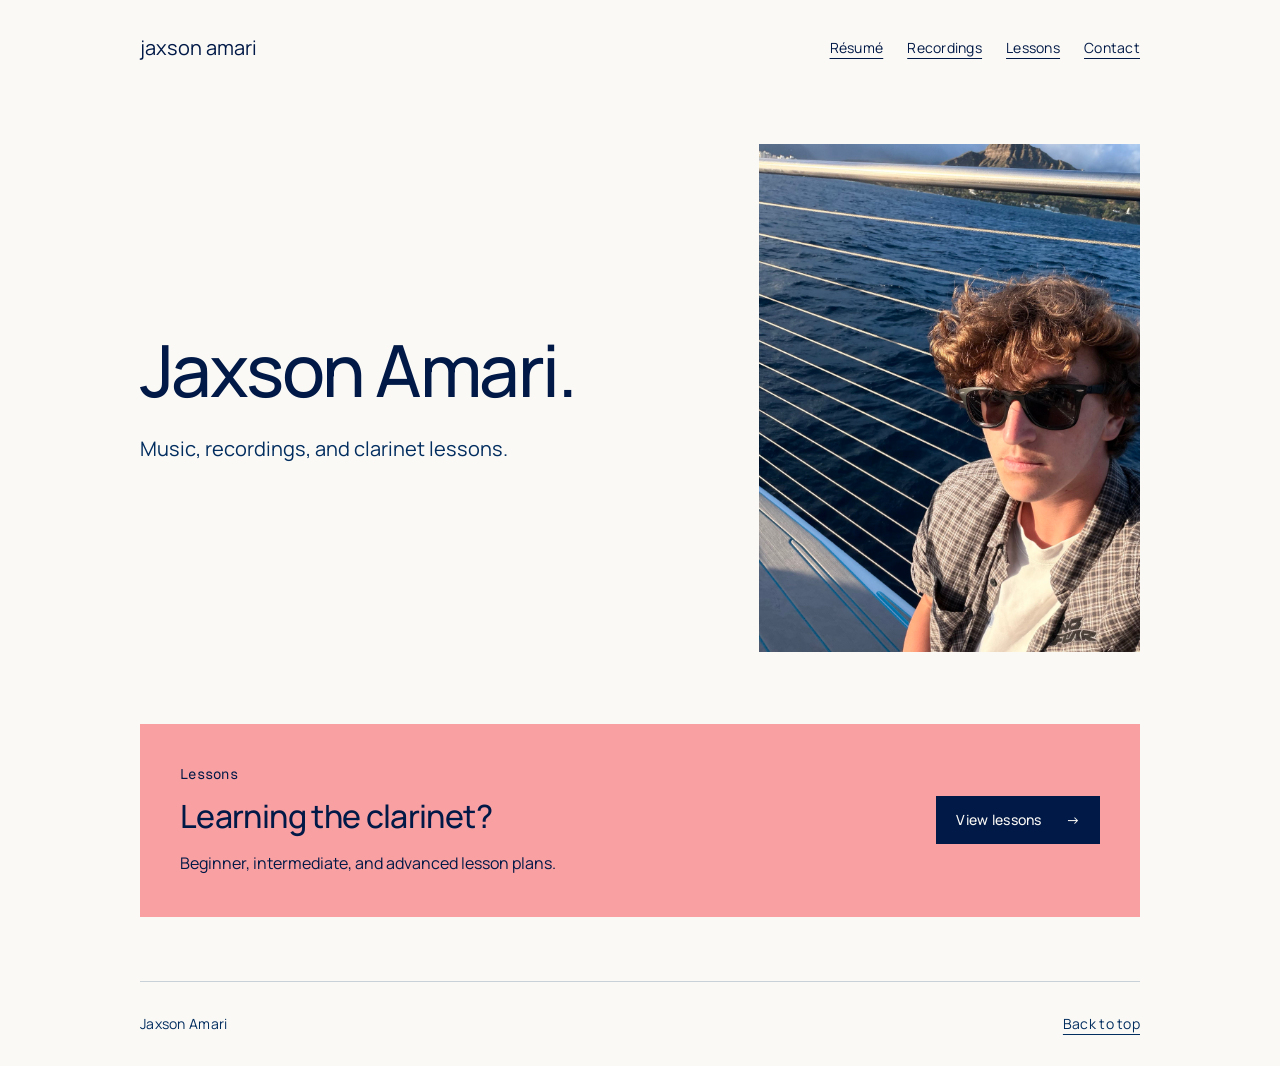
<file: index.html>
﻿<!doctype html>
<html lang="en" data-page="home">
<head>
  <meta charset="utf-8">
  <meta name="viewport" content="width=device-width, initial-scale=1">
  <meta name="description" content="Jaxson Amari's clarinet portfolio and lesson information.">
  <title>Jaxson Amari | Portfolio</title>
  <link rel="preconnect" href="https://fonts.googleapis.com">
  <link rel="preconnect" href="https://fonts.gstatic.com" crossorigin>
  <link href="https://fonts.googleapis.com/css2?family=Geist+Mono:wght@400&family=Manrope:wght@400;500;700&display=swap" rel="stylesheet">
  <link rel="stylesheet" href="styles.css">
  <link rel="stylesheet" href="page-themes.css">
  <link rel="stylesheet" href="page-transition.css">
  <script src="page-transition.js" data-page-transition></script>
</head>
<body>
  <a class="skip-link" href="#main">Skip to content</a>
  <header>
    <a class="site-name" href="index.html">jaxson amari</a>
    <nav aria-label="Main navigation"><a href="resume/">R&eacute;sum&eacute;</a><a href="recordings/">Recordings</a><a href="lessons/">Lessons</a><a href="contact/">Contact</a></nav>
  </header>
  <main id="main" tabindex="-1">
    <section class="intro home-intro" data-od-id="portfolio-intro" aria-labelledby="title">
      <div>
      <h1 id="title">Jaxson Amari.</h1>
      <p class="lede">Music, recordings, and clarinet lessons.</p>
      </div>
      <img class="portrait" src="assets/jaxson.jpg" alt="Jaxson wearing sunglasses on a boat, with the ocean behind him" width="2160" height="2880" fetchpriority="high" decoding="async">
    </section>
<section class="teaching" data-od-id="teaching" aria-labelledby="teaching-title">
      <div><p class="label">Lessons</p><h2 id="teaching-title">Learning the clarinet?</h2><p>Beginner, intermediate, and advanced lesson plans.</p></div>
      <a class="button" href="lessons/">View lessons <span aria-hidden="true">&rarr;</span></a>
    </section>
  </main>
  <footer><span>Jaxson Amari</span><a href="#">Back to top</a></footer>
</body>
</html>
</file>
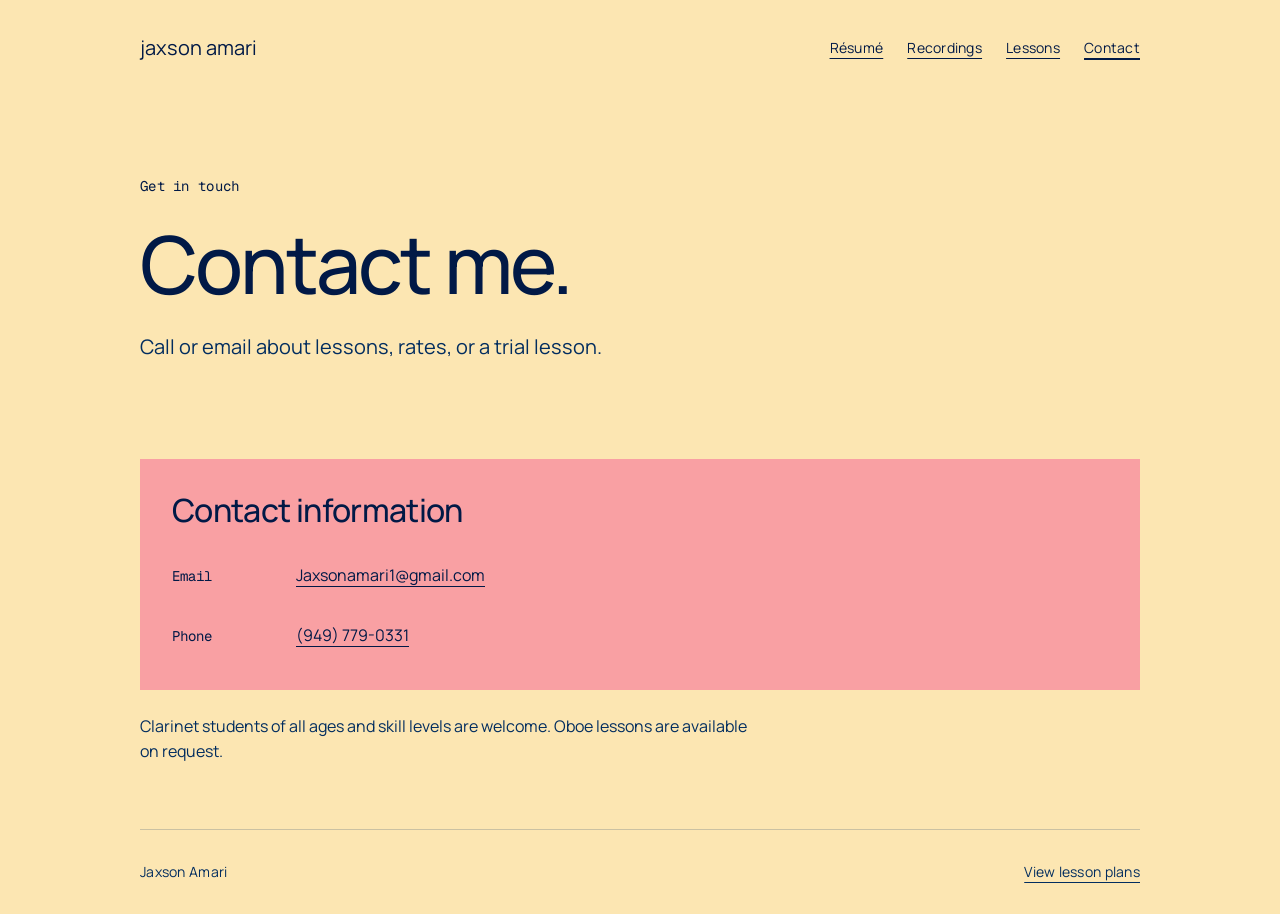
<file: contact/index.html>
<!doctype html>
<html lang="en" data-page="contact">
<head>
  <meta charset="utf-8">
  <meta name="viewport" content="width=device-width, initial-scale=1">
  <meta name="description" content="Contact Jaxson Amari about clarinet and oboe lessons, rates, availability, and trial lessons.">
  <title>Contact | Jaxson Amari</title>
  <link rel="preconnect" href="https://fonts.googleapis.com">
  <link rel="preconnect" href="https://fonts.gstatic.com" crossorigin>
  <link href="https://fonts.googleapis.com/css2?family=Geist+Mono:wght@400&family=Manrope:wght@400;500;700&display=swap" rel="stylesheet">
  <link rel="stylesheet" href="../styles.css">
  <link rel="stylesheet" href="../page-themes.css">
  <link rel="stylesheet" href="../page-transition.css">
  <script src="../page-transition.js" data-page-transition></script>
</head>
<body>
  <a class="skip-link" href="#main">Skip to content</a>
  <header>
    <a class="site-name" href="../">jaxson amari</a>
    <nav aria-label="Main navigation"><a href="../resume/">R&eacute;sum&eacute;</a><a href="../recordings/">Recordings</a><a href="../lessons/">Lessons</a><a href="../contact/" aria-current="page">Contact</a></nav>
  </header>
  <main id="main" tabindex="-1">
    <section class="intro contact-intro" data-od-id="contact-intro" aria-labelledby="title"><p class="label">Get in touch</p><h1 id="title">Contact me.</h1><p class="lede">Call or email about lessons, rates, or a trial lesson.</p></section>
    <section class="contact-details" data-od-id="contact-details" aria-labelledby="contact-title">
      <h2 id="contact-title">Contact information</h2>
      <address><dl><div><dt>Email</dt><dd><a href="mailto:Jaxsonamari1@gmail.com">Jaxsonamari1@gmail.com</a></dd></div><div><dt>Phone</dt><dd><a href="tel:+19497790331">(949) 779-0331</a></dd></div></dl></address>
    </section>
    <p class="contact-note">Clarinet students of all ages and skill levels are welcome. Oboe lessons are available on request.</p>
  </main>
  <footer><span>Jaxson Amari</span><a href="../lessons/">View lesson plans</a></footer>
</body>
</html>
</file>
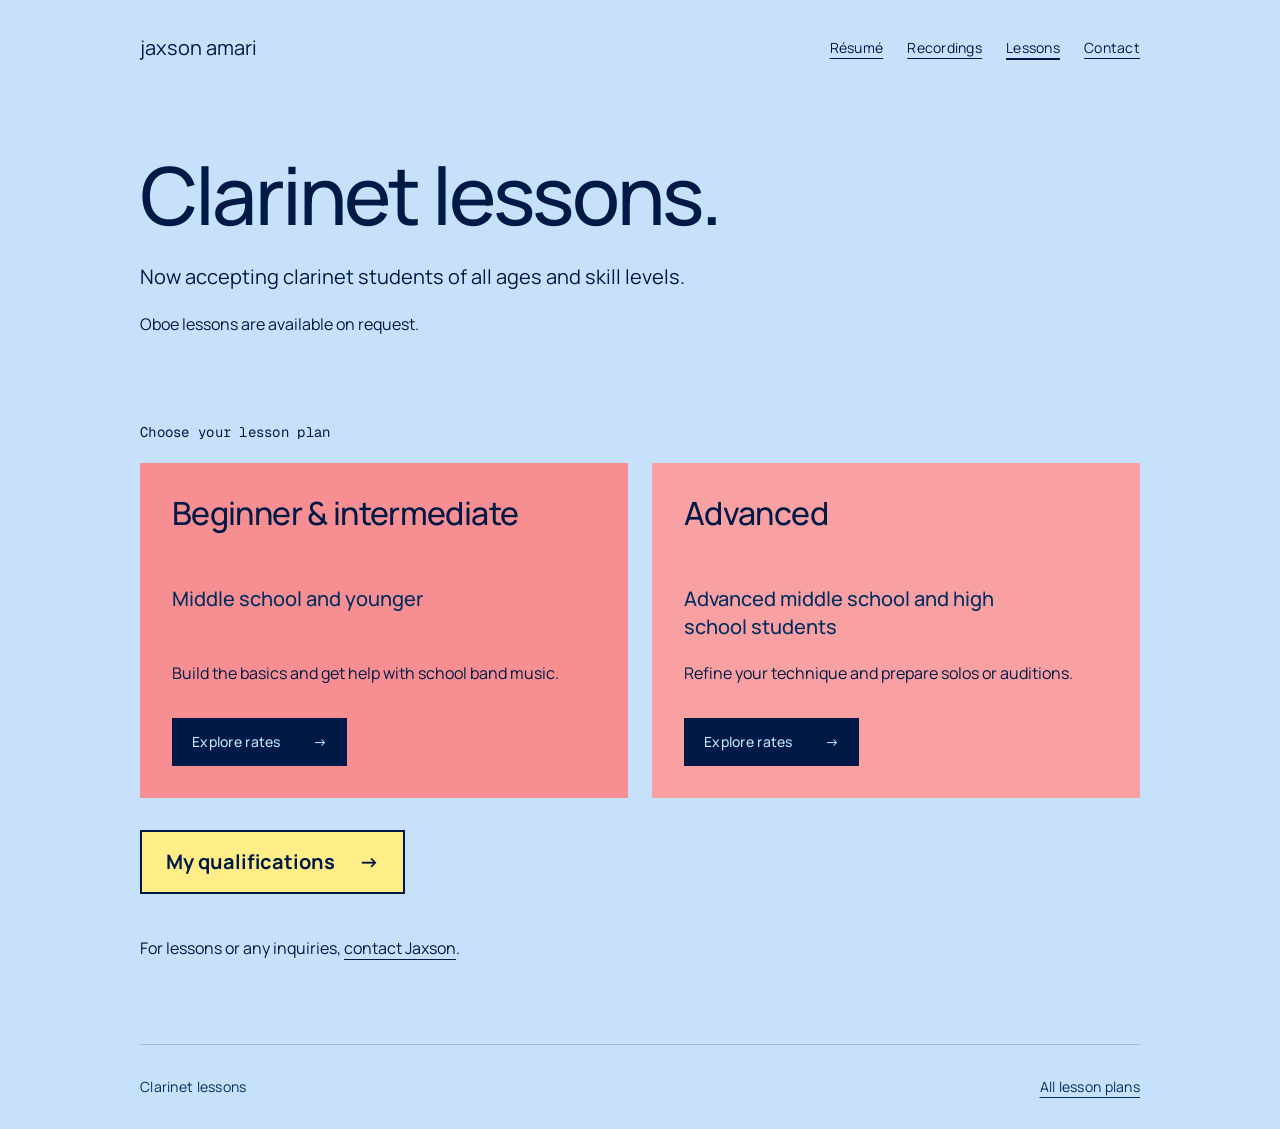
<file: lessons/index.html>
<!doctype html>
<html lang="en" data-page="lessons">
<head>
  <meta charset="utf-8">
  <meta name="viewport" content="width=device-width, initial-scale=1">
  <meta name="description" content="Clarinet lessons for beginner, intermediate, and advanced students.">
  <title>Clarinet lessons</title>
  <link rel="preconnect" href="https://fonts.googleapis.com">
  <link rel="preconnect" href="https://fonts.gstatic.com" crossorigin>
  <link href="https://fonts.googleapis.com/css2?family=Geist+Mono:wght@400&family=Manrope:wght@400;500;700&display=swap" rel="stylesheet">
  <link rel="stylesheet" href="styles.css">
  <link rel="stylesheet" href="../page-themes.css">
  <link rel="stylesheet" href="../page-transition.css">
  <script src="../page-transition.js" data-page-transition></script>
</head>
<body>
  <a class="skip-link" href="#main">Skip to content</a>
  <header>
    <a class="site-name" href="../">jaxson amari</a>
    <nav aria-label="Main navigation"><a href="../resume/">R&eacute;sum&eacute;</a><a href="../recordings/">Recordings</a><a href="../lessons/" aria-current="page">Lessons</a><a href="../contact/">Contact</a></nav>
  </header>
  <main id="main" tabindex="-1">
    <section class="intro" data-od-id="introduction" aria-labelledby="title">
      <h1 id="title">Clarinet lessons.</h1>
      <p class="lede">Now accepting clarinet students of all ages and skill levels.</p>
      <p class="teacher-note">Oboe lessons are available on request.</p>
    </section>
    <section id="lessons" data-od-id="lesson-plans" aria-labelledby="lessons-title">
      <h2 class="section-label" id="lessons-title">Choose your lesson plan</h2>
      <div class="plans">
        <article class="plan beginner">
          <h3>Beginner &amp; intermediate</h3>
          <p class="audience">Middle school and younger</p>
          <p>Build the basics and get help with school band music.</p>
          <a class="button" href="beginner-rates.html" aria-label="Explore beginner and intermediate lesson rates">Explore rates <span aria-hidden="true">&rarr;</span></a>
        </article>
        <article class="plan advanced">
          <h3>Advanced</h3>
          <p class="audience">Advanced middle school and high school students</p>
          <p>Refine your technique and prepare solos or auditions.</p>
          <a class="button" href="advanced-rates.html" aria-label="Explore advanced lesson rates">Explore rates <span aria-hidden="true">&rarr;</span></a>
        </article>
      </div>
    </section>
    <p class="qualifications-link"><a href="../resume/">My qualifications <span aria-hidden="true">&rarr;</span></a></p>
    <p class="lesson-inquiry">For lessons or any inquiries, <a href="../contact/">contact Jaxson</a>.</p>
  </main>
  <footer><span>Clarinet lessons</span><a href="index.html#lessons">All lesson plans</a></footer>
</body>
</html>
</file>
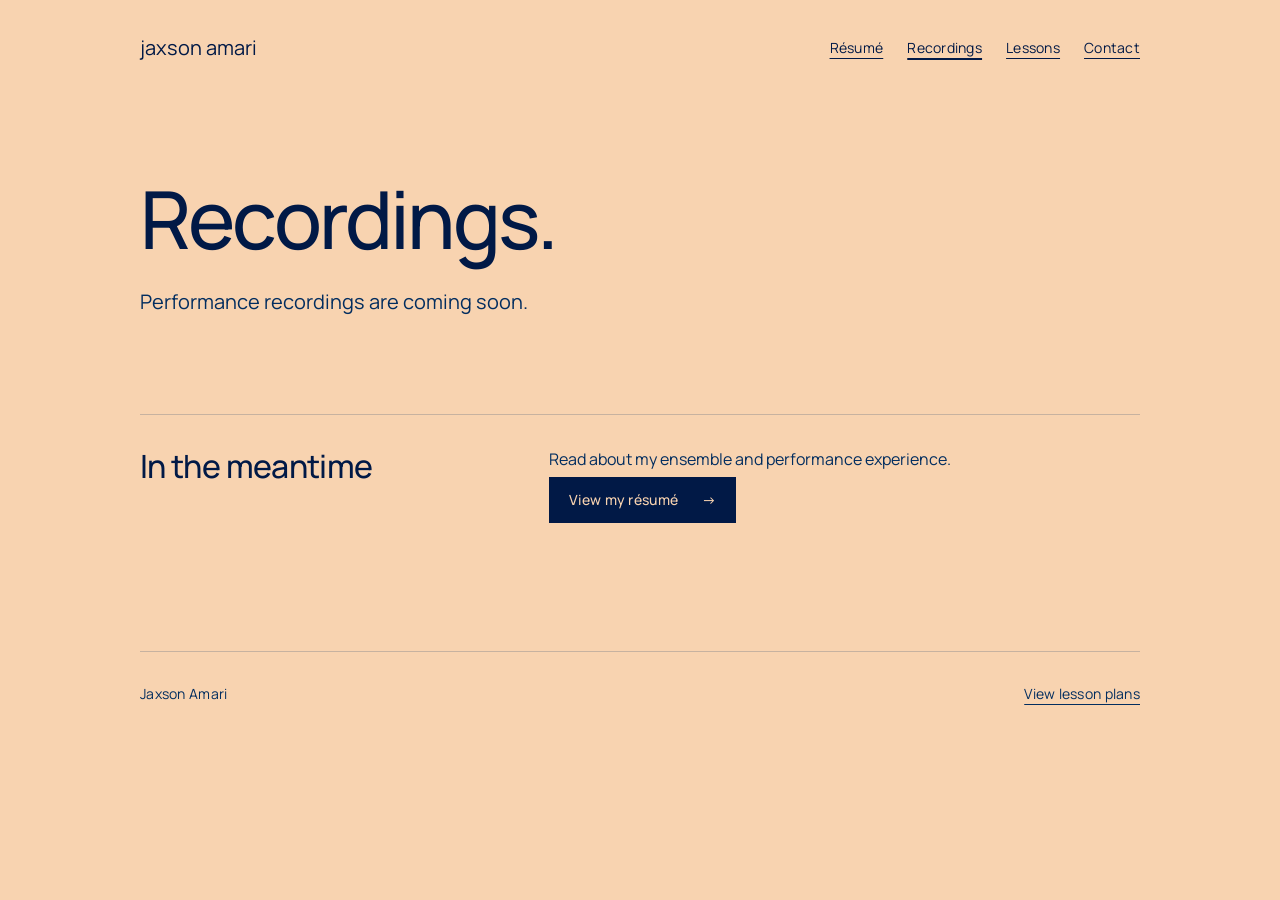
<file: recordings/index.html>
<!doctype html>
<html lang="en" data-page="recordings">
<head>
  <meta charset="utf-8">
  <meta name="viewport" content="width=device-width, initial-scale=1">
  <meta name="description" content="Performance recordings by Jaxson Amari.">
  <title>Recordings | Jaxson Amari</title>
  <link rel="preconnect" href="https://fonts.googleapis.com">
  <link rel="preconnect" href="https://fonts.gstatic.com" crossorigin>
  <link href="https://fonts.googleapis.com/css2?family=Geist+Mono:wght@400&family=Manrope:wght@400;500;700&display=swap" rel="stylesheet">
  <link rel="stylesheet" href="../styles.css">
  <link rel="stylesheet" href="../page-themes.css">
  <link rel="stylesheet" href="../page-transition.css">
  <script src="../page-transition.js" data-page-transition></script>
</head>
<body>
  <a class="skip-link" href="#main">Skip to content</a>
  <header>
    <a class="site-name" href="../index.html">jaxson amari</a>
    <nav aria-label="Main navigation"><a href="../resume/">R&eacute;sum&eacute;</a><a href="../recordings/" aria-current="page">Recordings</a><a href="../lessons/">Lessons</a><a href="../contact/">Contact</a></nav>
  </header>
  <main id="main" tabindex="-1">
    <section class="intro" data-od-id="recordings-intro" aria-labelledby="title">
      <h1 id="title">Recordings.</h1>
      <p class="lede">Performance recordings are coming soon.</p>
    </section>
    <section class="recordings" data-od-id="recordings-empty" aria-labelledby="experience-title">
      <h2 id="experience-title">In the meantime</h2>
      <div><p>Read about my ensemble and performance experience.</p><a class="button" href="../resume/">View my r&eacute;sum&eacute; <span aria-hidden="true">&rarr;</span></a></div>
    </section>
  </main>
  <footer><span>Jaxson Amari</span><a href="../lessons/">View lesson plans</a></footer>
</body>
</html>
</file>
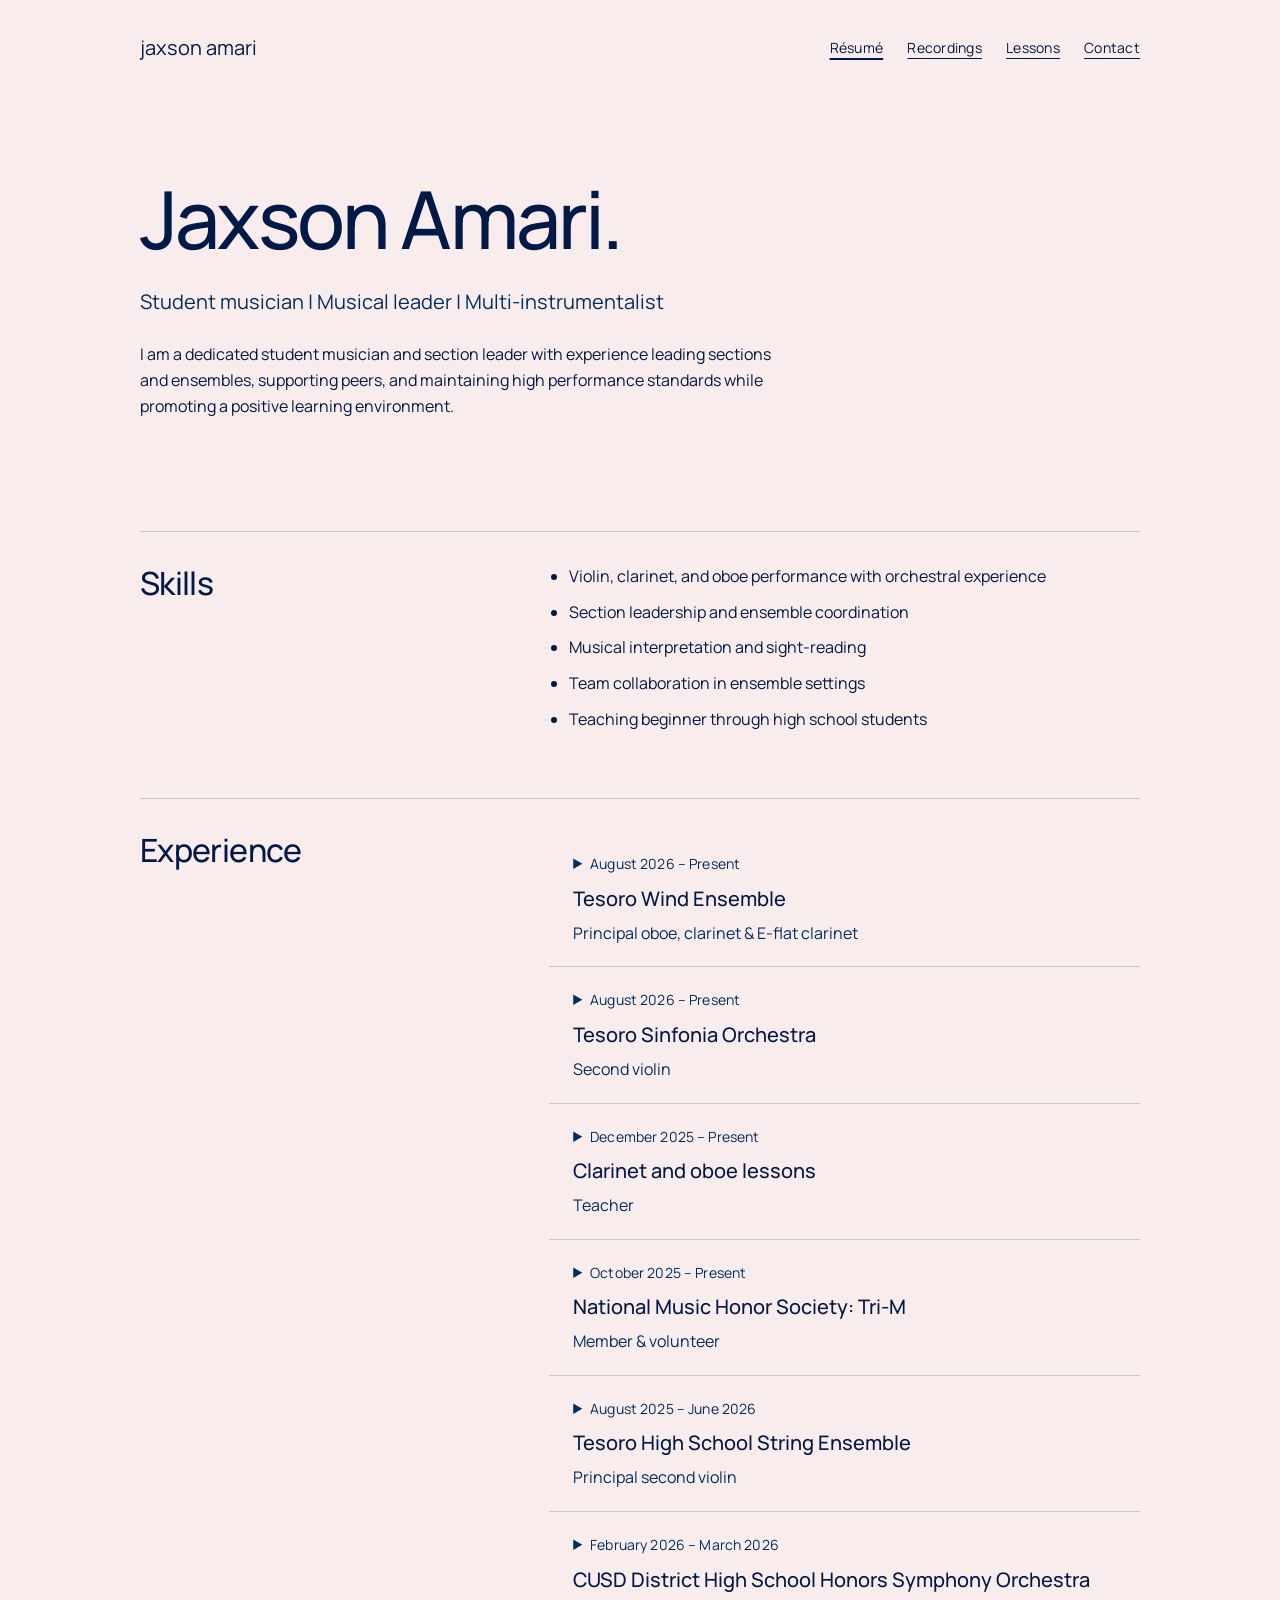
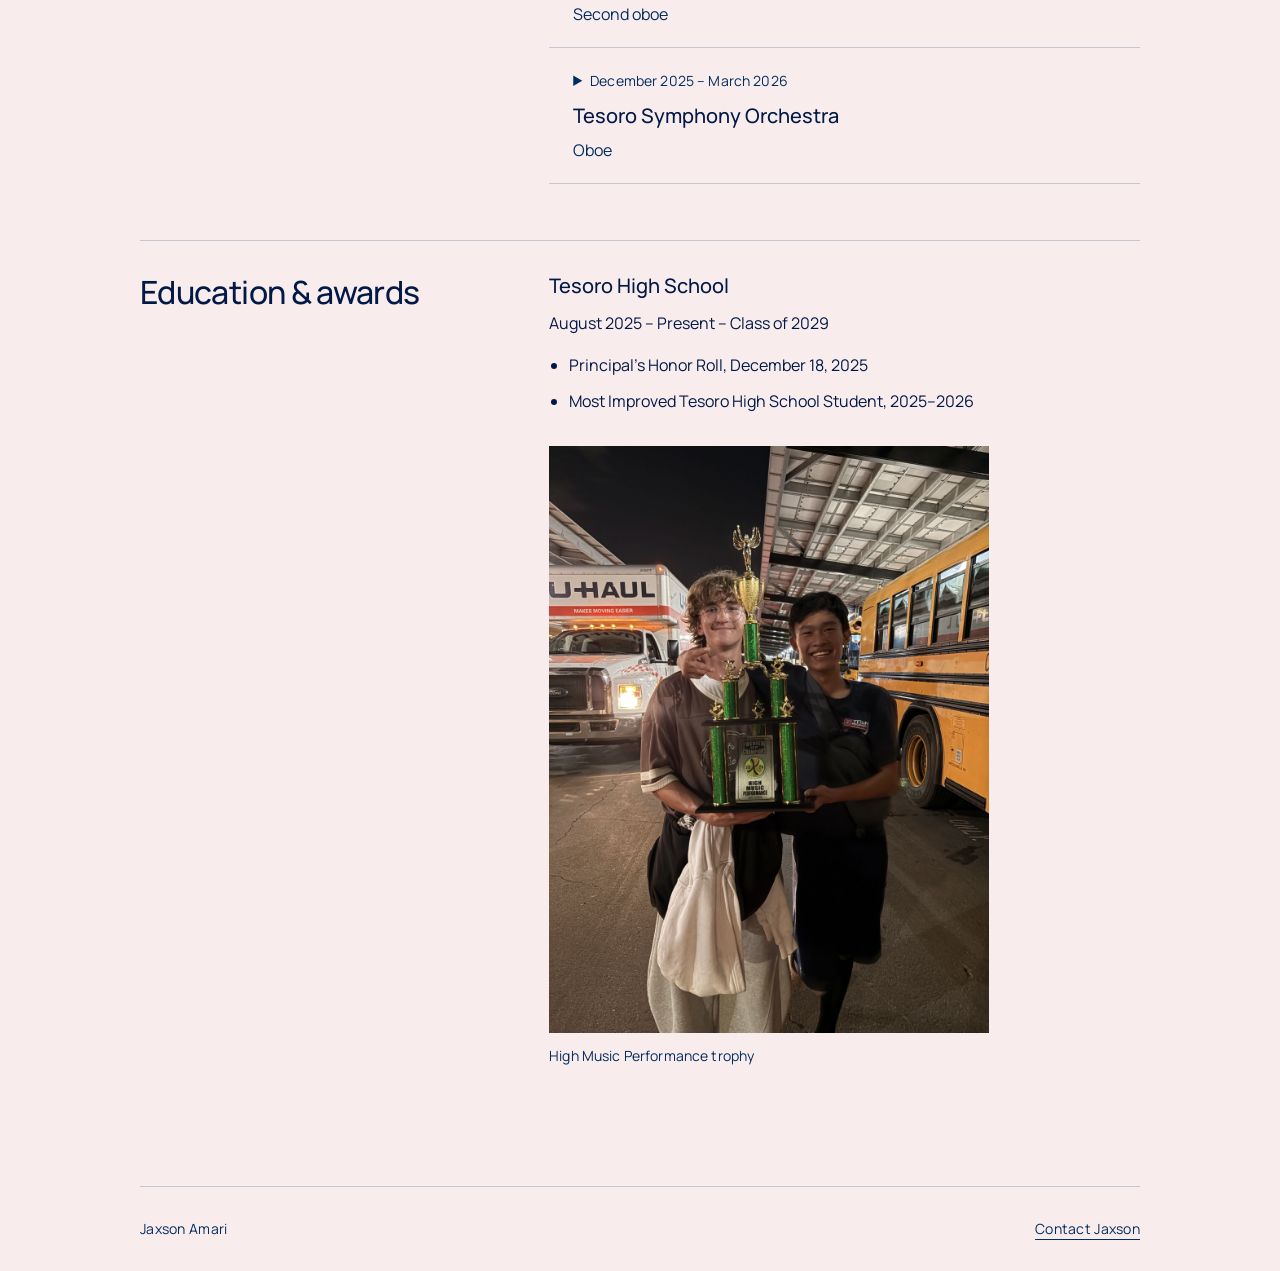
<file: resume/index.html>
﻿<!doctype html>
<html lang="en" data-page="resume">
<head>
  <meta charset="utf-8">
  <meta name="viewport" content="width=device-width, initial-scale=1">
  <meta name="description" content="Jaxson Amari, student musician, musical leader, and multi-instrumentalist. Performance experience and clarinet and oboe lessons.">
  <title>Resume | Jaxson Amari</title>
  <link rel="preconnect" href="https://fonts.googleapis.com">
  <link rel="preconnect" href="https://fonts.gstatic.com" crossorigin>
  <link href="https://fonts.googleapis.com/css2?family=Geist+Mono:wght@400&family=Manrope:wght@400;500;700&display=swap" rel="stylesheet">
  <link rel="stylesheet" href="../styles.css">
  <link rel="stylesheet" href="../page-themes.css">
  <link rel="stylesheet" href="../page-transition.css">
  <script src="../page-transition.js" data-page-transition></script>
</head>
<body>
  <a class="skip-link" href="#main">Skip to content</a>
  <header>
    <a class="site-name" href="../">jaxson amari</a>
    <nav aria-label="Main navigation"><a href="../resume/" aria-current="page">R&eacute;sum&eacute;</a><a href="../recordings/">Recordings</a><a href="../lessons/">Lessons</a><a href="../contact/">Contact</a></nav>
  </header>
  <main id="main" tabindex="-1">
    <section class="intro" data-od-id="resume-intro" aria-labelledby="title">
      <h1 id="title">Jaxson Amari.</h1>
      <p class="lede">Student musician | Musical leader | Multi-instrumentalist</p>
      <p class="bio">I am a dedicated student musician and section leader with experience leading sections and ensembles, supporting peers, and maintaining high performance standards while promoting a positive learning environment.</p>
    </section>
    <section class="resume-section" id="skills" data-od-id="skills" aria-labelledby="skills-title">
      <h2 id="skills-title">Skills</h2>
      <ul class="skills-list"><li>Violin, clarinet, and oboe performance with orchestral experience</li><li>Section leadership and ensemble coordination</li><li>Musical interpretation and sight-reading</li><li>Team collaboration in ensemble settings</li><li>Teaching beginner through high school students</li></ul>
    </section>
    <section class="resume-section" id="experience" data-od-id="experience" aria-labelledby="experience-title">
      <h2 id="experience-title">Experience</h2>
      <div class="experience-list">
        <details class="experience-entry"><summary><span class="experience-date">August 2026 &ndash; Present</span><span class="experience-title">Tesoro Wind Ensemble</span><span class="experience-role">Principal oboe, clarinet & E-flat clarinet</span></summary><ul><li>Lead the oboe section in rehearsals and performances, preparing challenging music and helping the section play together.</li><li>Play oboe, clarinet, and E-flat clarinet in Tesoro High School's top wind ensemble.</li><li>Help fellow musicians improve their tone, range, and flexibility while working through difficult passages.</li></ul></details>
        <details class="experience-entry"><summary><span class="experience-date">August 2026 &ndash; Present</span><span class="experience-title">Tesoro Sinfonia Orchestra</span><span class="experience-role">Second violin</span></summary><ul><li>Play second violin in Tesoro High School's Sinfonia Orchestra, an audition-based ensemble.</li><li>Help other students understand bowing markings and work through difficult rhythms.</li></ul></details>
        <details class="experience-entry"><summary><span class="experience-date">December 2025 &ndash; Present</span><span class="experience-title">Clarinet and oboe lessons</span><span class="experience-role">Teacher</span></summary><ul><li>Teach clarinet students to strengthen their technique and prepare for chair-placement auditions.</li><li>Help beginning oboe students build the skills needed to play high school repertoire.</li></ul></details>
        <details class="experience-entry"><summary><span class="experience-date">October 2025 &ndash; Present</span><span class="experience-title">National Music Honor Society: Tri-M</span><span class="experience-role">Member & volunteer</span></summary><ul><li>Volunteer at concerts and music events to help performances run smoothly.</li><li>Support concert operations at Tesoro High School and Las Flores Middle School.</li></ul></details>
        <details class="experience-entry"><summary><span class="experience-date">August 2025 &ndash; June 2026</span><span class="experience-title">Tesoro High School String Ensemble</span><span class="experience-role">Principal second violin</span></summary><ul><li>Led the second violin section during rehearsals and performances.</li><li>Guided bowings and gave cues to help the section stay together and play accurately.</li><li>Prepared music for several ensembles while keeping up with rehearsals and performances.</li></ul></details>
        <details class="experience-entry"><summary><span class="experience-date">February 2026 &ndash; March 2026</span><span class="experience-title">CUSD District High School Honors Symphony Orchestra</span><span class="experience-role">Second oboe</span></summary><ul><li>Performed advanced repertoire at Ren&eacute;e and Henry Segerstrom Concert Hall.</li><li>Learned and prepared challenging music on a tight rehearsal schedule.</li></ul></details>
        <details class="experience-entry"><summary><span class="experience-date">December 2025 &ndash; March 2026</span><span class="experience-title">Tesoro Symphony Orchestra</span><span class="experience-role">Oboe</span></summary><ul><li>Performed with Tesoro's symphony orchestra at Segerstrom Hall.</li><li>As a freshman, played in a two-person oboe section within an ensemble made up mostly of seniors.</li></ul></details>
      </div>
    </section>
    <section class="resume-section" data-od-id="education" aria-labelledby="education-title">
      <h2 id="education-title">Education &amp; awards</h2>
      <div><h3>Tesoro High School</h3><p>August 2025 &ndash; Present &ndash; Class of 2029</p><ul><li>Principal's Honor Roll, December 18, 2025</li><li>Most Improved Tesoro High School Student, 2025&ndash;2026</li></ul>
        <figure class="award-photo">
          <img src="../assets/award%2Bsamuel.jpg" alt="Two students holding a High Music Performance trophy beside a school bus" width="2160" height="2880" loading="lazy" decoding="async">
          <figcaption>High Music Performance trophy</figcaption>
        </figure>
      </div>
    </section>
  </main>
  <footer><span>Jaxson Amari</span><a href="../contact/">Contact Jaxson</a></footer>
</body>
</html>
</file>
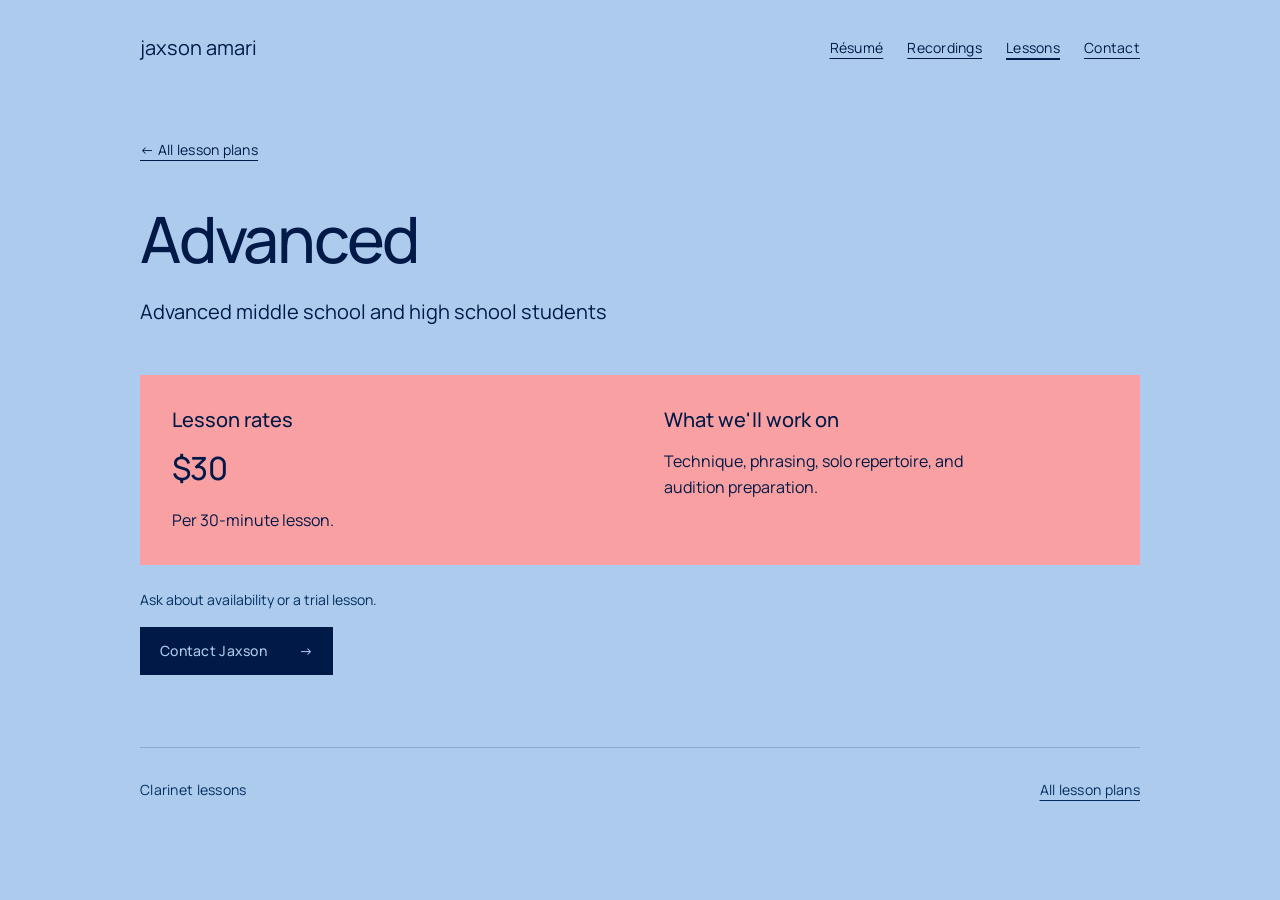
<file: lessons/advanced-rates.html>
<!doctype html>
<html lang="en" data-page="advanced">
<head>
  <meta charset="utf-8">
  <meta name="viewport" content="width=device-width, initial-scale=1">
  <meta name="description" content="Rates and details for advanced clarinet lessons.">
  <title>Advanced lesson rates</title>
  <link rel="preconnect" href="https://fonts.googleapis.com">
  <link rel="preconnect" href="https://fonts.gstatic.com" crossorigin>
  <link href="https://fonts.googleapis.com/css2?family=Geist+Mono:wght@400&family=Manrope:wght@400;500;700&display=swap" rel="stylesheet">
  <link rel="stylesheet" href="styles.css">
  <link rel="stylesheet" href="../page-themes.css">
  <link rel="stylesheet" href="../page-transition.css">
  <script src="../page-transition.js" data-page-transition></script>
</head>
<body>
  <a class="skip-link" href="#main">Skip to content</a>
  <header>
    <a class="site-name" href="../">jaxson amari</a>
    <nav aria-label="Main navigation"><a href="../resume/">R&eacute;sum&eacute;</a><a href="../recordings/">Recordings</a><a href="../lessons/" aria-current="page">Lessons</a><a href="../contact/">Contact</a></nav>
  </header>
  <main id="main" tabindex="-1">
    <section class="rate-intro" data-od-id="advanced-intro" aria-labelledby="title">
      <a class="back-link" href="index.html#lessons">&larr; All lesson plans</a>
      <h1 id="title">Advanced</h1>
      <p class="lede">Advanced middle school and high school students</p>
    </section>
    <section class="rate-details advanced" data-od-id="advanced-rates" aria-labelledby="rates-title">
      <div><h2 id="rates-title">Lesson rates</h2><p class="rate-status">$30</p><p>Per 30-minute lesson.</p></div>
      <div class="included"><h2>What we'll work on</h2><p>Technique, phrasing, solo repertoire, and audition preparation.</p></div>
    </section>
    <div class="booking-note"><p>Ask about availability or a trial lesson.</p><a class="button" href="../contact/">Contact Jaxson <span aria-hidden="true">&rarr;</span></a></div>
  </main>
  <footer><span>Clarinet lessons</span><a href="index.html#lessons">All lesson plans</a></footer>
</body>
</html>
</file>
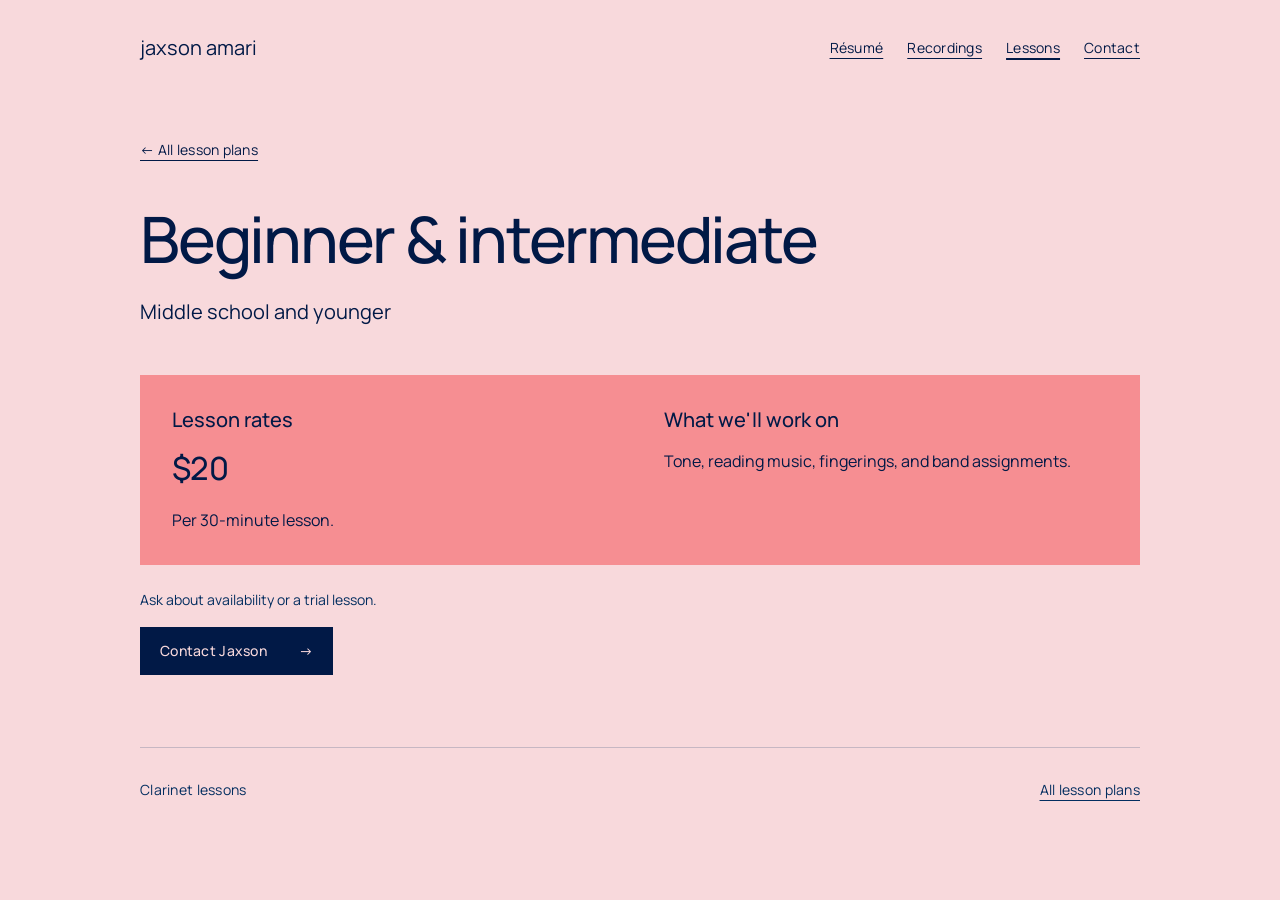
<file: lessons/beginner-rates.html>
<!doctype html>
<html lang="en" data-page="beginner">
<head>
  <meta charset="utf-8">
  <meta name="viewport" content="width=device-width, initial-scale=1">
  <meta name="description" content="Rates and details for beginner and intermediate clarinet lessons.">
  <title>Beginner &amp; intermediate lesson rates</title>
  <link rel="preconnect" href="https://fonts.googleapis.com">
  <link rel="preconnect" href="https://fonts.gstatic.com" crossorigin>
  <link href="https://fonts.googleapis.com/css2?family=Geist+Mono:wght@400&family=Manrope:wght@400;500;700&display=swap" rel="stylesheet">
  <link rel="stylesheet" href="styles.css">
  <link rel="stylesheet" href="../page-themes.css">
  <link rel="stylesheet" href="../page-transition.css">
  <script src="../page-transition.js" data-page-transition></script>
</head>
<body>
  <a class="skip-link" href="#main">Skip to content</a>
  <header>
    <a class="site-name" href="../">jaxson amari</a>
    <nav aria-label="Main navigation"><a href="../resume/">R&eacute;sum&eacute;</a><a href="../recordings/">Recordings</a><a href="../lessons/" aria-current="page">Lessons</a><a href="../contact/">Contact</a></nav>
  </header>
  <main id="main" tabindex="-1">
    <section class="rate-intro" data-od-id="beginner-intro" aria-labelledby="title">
      <a class="back-link" href="index.html#lessons">&larr; All lesson plans</a>
      <h1 id="title">Beginner &amp; intermediate</h1>
      <p class="lede">Middle school and younger</p>
    </section>
    <section class="rate-details beginner" data-od-id="beginner-rates" aria-labelledby="rates-title">
      <div><h2 id="rates-title">Lesson rates</h2><p class="rate-status">$20</p><p>Per 30-minute lesson.</p></div>
      <div class="included"><h2>What we'll work on</h2><p>Tone, reading music, fingerings, and band assignments.</p></div>
    </section>
    <div class="booking-note"><p>Ask about availability or a trial lesson.</p><a class="button" href="../contact/">Contact Jaxson <span aria-hidden="true">&rarr;</span></a></div>
  </main>
  <footer><span>Clarinet lessons</span><a href="index.html#lessons">All lesson plans</a></footer>
</body>
</html>
</file>
<file: styles.css>
﻿:root {
  --bg: #faf9f6;
  --fg: #011946;
  --muted: #022d5f;
  --rule: rgb(2 45 95 / 20%);
  --surface: #f68e92;
  --surface-soft: #f9a0a3;
  --accent: #fcd600;
  --font-display: 'Manrope', 'Geist', 'Poppins', sans-serif;
  --font-body: 'Manrope', 'Geist', 'Poppins', sans-serif;
  --font-label: 'Geist Mono', monospace;
}
* { box-sizing: border-box; font-style: normal; }
html { scroll-padding-top: 24px; }
body { margin: 0; background: var(--bg); color: var(--fg); font: 16px/1.6 var(--font-body); }
header, main, footer { width: min(100% - 64px, 1000px); margin-inline: auto; }
a { color: inherit; text-underline-offset: 5px; }
a:hover { text-decoration-thickness: 2px; }
a:active { text-decoration-thickness: 3px; }
a:focus-visible, main:focus-visible { outline: 2px solid var(--fg); outline-offset: 5px; }
header { min-height: 96px; display: flex; flex-wrap: wrap; align-items: center; justify-content: space-between; gap: 12px 24px; }
.site-name { font-size: 20px; text-decoration: none; }
.site-name:hover { text-decoration: underline; }
nav { display: flex; flex-wrap: wrap; gap: 24px; }
nav a, .site-name, footer a, .recordings a { display: inline-flex; align-items: center; min-height: 44px; }
nav, footer { font-size: 14px; letter-spacing: .02em; }
h1, h2 { font-family: var(--font-display); font-weight: 500; text-wrap: balance; }
h1 { font-size: clamp(44px, 8vw, 80px); line-height: 1.08; letter-spacing: -.035em; margin: 0 0 24px; }
h2 { font-size: 32px; line-height: 1.2; letter-spacing: -.02em; margin: 0 0 16px; }
p { margin: 0 0 16px; max-width: 65ch; text-wrap: pretty; }
.label { font: 14px/1.5 var(--font-label); letter-spacing: .02em; margin-bottom: 24px; }
.intro { padding-block: 80px 96px; }
.lede { font-size: 20px; color: var(--muted); margin-bottom: 0; }
.recordings { display: grid; grid-template-columns: 1fr 1.6fr; gap: 40px; border-top: 1px solid var(--rule); padding-block: 32px 64px; }
.recordings p { color: var(--muted); margin-bottom: 4px; }
.teaching { display: flex; align-items: center; justify-content: space-between; gap: 32px; padding: 40px; background: var(--surface-soft); }
.teaching .label { margin-bottom: 12px; }
.teaching p:last-child { margin-bottom: 0; }
.button { display: inline-flex; flex-shrink: 0; align-items: center; gap: 24px; min-height: 48px; padding: 12px 20px; background: var(--fg); color: var(--bg); font-size: 14px; font-weight: 500; letter-spacing: .02em; text-decoration: none; }
.button:hover { background: var(--muted); text-decoration: underline; }
.button:active { background: var(--accent); color: var(--fg); }
footer { margin-top: 64px; border-top: 1px solid var(--rule); padding-block: 20px; display: flex; align-items: center; flex-wrap: wrap; justify-content: space-between; gap: 16px; color: var(--muted); }
.skip-link { position: absolute; inset-inline-start: 24px; top: 12px; padding: 12px 20px; background: var(--bg); border: 2px solid var(--fg); transform: translateY(-160%); }
.skip-link:focus { transform: none; }
.redirect { padding-block: 64px; }
::selection { background: var(--accent); color: var(--fg); }
@media (max-width: 640px) {
 header, main, footer { width: calc(100% - 40px); }
 header { min-height: 80px; }
 .site-name { font-size: 16px; }
 nav { gap: 16px; }
 .intro { padding-block: 48px 64px; }
 .recordings { grid-template-columns: minmax(0, 1fr); gap: 8px; padding-bottom: 40px; }
 .teaching { flex-direction: column; align-items: start; padding: 24px; gap: 24px; }
 footer { margin-top: 48px; }
}
@media (prefers-reduced-motion: reduce) {
 *, *::before, *::after { scroll-behavior: auto !important; animation: none !important; transition: none !important; }
}

/* Portfolio details stay compact until a reader opens an experience entry. */
.bio { margin-top: 24px; max-width: 65ch; }
.resume-section { display: grid; grid-template-columns: minmax(0, 1fr) minmax(0, 1.6fr); gap: 40px; padding-block: 32px 56px; border-top: 1px solid var(--rule); }
.resume-section h3 { font: 500 20px/1.3 var(--font-display); margin: 0 0 12px; text-wrap: balance; }
.resume-section ul { padding-inline-start: 20px; margin-block: 0; }
.resume-section li { margin-bottom: 10px; }
.experience-entry { border-bottom: 1px solid var(--rule); }
.experience-entry summary { cursor: pointer; padding: 20px 24px; min-height: 44px; }
.experience-entry summary:hover .experience-title { text-decoration: underline; text-underline-offset: 4px; }
.experience-entry summary:hover,
.experience-entry summary:focus-visible { background: var(--surface-soft); }
.experience-entry summary:focus-visible { outline: 2px solid var(--fg); outline-offset: 4px; }
.experience-entry summary:active { background: var(--surface-soft); }
.experience-entry summary::marker { color: var(--muted); }
.experience-date { font-size: 14px; letter-spacing: .01em; color: var(--muted); }
.experience-title { display: block; font-size: 20px; font-weight: 500; line-height: 1.4; margin-block: 8px; }
.experience-role { display: block; color: var(--muted); }
.experience-entry ul { padding: 8px 24px 20px 44px; }
.award-photo { margin: 32px 0 0; max-width: 440px; }
.award-photo img { display: block; width: 100%; height: auto; }
.award-photo figcaption { margin-top: 12px; font-size: 14px; line-height: 1.5; letter-spacing: .01em; color: var(--muted); }
.contact-details { padding: 32px; background: var(--surface-soft); }
.contact-details h2 { margin-bottom: 24px; }
.contact-details dl { margin: 0; }
.contact-details dl > div { display: grid; grid-template-columns: 100px minmax(0, 1fr); align-items: baseline; gap: 24px; margin-bottom: 16px; }
.contact-details dl > div:last-child { margin-bottom: 0; }
.contact-details dt { font: 14px/1.5 var(--font-label); }
.contact-details dd { margin: 0; overflow-wrap: anywhere; }
.contact-details a { display: inline-flex; align-items: center; min-height: 44px; }
.contact-note { margin-top: 24px; color: var(--muted); }
nav [aria-current="page"] { text-decoration-thickness: 2px; }
@media (max-width: 640px) {
  header { padding-block: 16px; }
  .resume-section { grid-template-columns: minmax(0, 1fr); gap: 12px; padding-block: 24px 40px; }
  .contact-details { padding: 24px; }
  .contact-details dl > div { grid-template-columns: minmax(0, 1fr); gap: 4px; }
}
</file>
<file: page-themes.css>
/* Page colors share navy text and the owner's pink/blue/yellow palette. */
:root[data-page="home"] { --bg: #faf9f6; }
:root[data-page="resume"] { --bg: #f9ecec; }
:root[data-page="lessons"] { --bg: #c7e1fa; }
:root[data-page="beginner"] { --bg: #f8d9dc; }
:root[data-page="advanced"] { --bg: #accbed; }
:root[data-page="contact"] { --bg: #fce6b2; }
:root[data-page="recordings"] { --bg: #f8d3b0; }

.button, .qualifications-link a, button {
  transition: background-color 150ms ease-out, color 150ms ease-out, border-color 150ms ease-out;
}
.experience-entry summary { transition: background-color 150ms ease-out; }
[data-page="resume"] .experience-entry summary:hover,
[data-page="resume"] .experience-entry summary:focus-visible { background: var(--surface); }

.home-intro {
  display: grid;
  grid-template-columns: minmax(0, 1.5fr) minmax(0, 1fr);
  align-items: center;
  gap: 48px;
  padding-block: 48px 72px;
}
.home-intro h1 { font-size: clamp(44px, 6.5vw, 72px); }
.portrait { display: block; width: 100%; height: auto; aspect-ratio: 3 / 4; }
@media (max-width: 700px) {
  .home-intro { grid-template-columns: minmax(0, 1fr); gap: 32px; padding-block: 32px 48px; }
  .portrait { max-width: 360px; justify-self: end; }
}
@media (prefers-reduced-motion: reduce) {
  .button, .qualifications-link a, button, .experience-entry summary { transition: none; }
}
</file>
<file: page-transition.css>
/* One fixed layer covers both the outgoing and incoming page. */
html::after {
  content: '';
  position: fixed;
  /* Overscan the large viewport so mobile browser bars cannot expose a gap. */
  inset: -2px auto auto -2px;
  width: calc(100% + 4px);
  height: calc(100vh + 4px);
  height: calc(100lvh + 4px);
  min-width: calc(var(--wipe-width, 0px) + 4px);
  min-height: calc(var(--wipe-height, 0px) + 4px);
  z-index: 2;
  background: var(--wipe-bg, var(--bg, #faf9f6));
  transform: translateY(100%);
  pointer-events: none;
  visibility: hidden;
}
html.page-cover::after,
html.page-arriving::after {
  visibility: visible;
  transform: translateY(0);
  pointer-events: auto;
}
html.page-cover::after {
  transition: transform 360ms cubic-bezier(.22, 1, .36, 1);
}
html.page-reveal::after {
  visibility: visible;
  transform: translateY(-100%);
  transition: transform 440ms cubic-bezier(.22, 1, .36, 1);
}
@media (prefers-reduced-motion: reduce) {
  html::after { display: none; }
}
</file>
<file: lessons/styles.css>
﻿:root {
  --bg: #c7e1fa;
  --fg: #011946;
  --muted: #022d5f;
  --rule: rgb(2 45 95 / 20%);
  --surface: #f68e92;
  --surface-soft: #f9a0a3;
  --accent: #ffed87;
  --font-display: 'Manrope', 'Geist', 'Poppins', sans-serif;
  --font-body: 'Manrope', 'Geist', 'Poppins', sans-serif;
  --font-label: 'Geist Mono', monospace;
  --text-small: 14px;
  --text-body: 16px;
  --text-lede: 20px;
  --text-heading: 32px;
  --text-display: 80px;
}
* { box-sizing: border-box; font-style: normal; }
html { scroll-padding-top: 24px; }
body { margin: 0; background: var(--bg); color: var(--fg); font: var(--text-body)/1.6 var(--font-body); }
a { color: inherit; text-underline-offset: 5px; }
a:hover { text-decoration-thickness: 2px; }
a:active { text-decoration-thickness: 3px; }
a:focus-visible, main:focus-visible { outline: 2px solid var(--fg); outline-offset: 5px; }
header, main, footer { width: min(100% - 64px, 1000px); margin-inline: auto; }
header { min-height: 96px; display: flex; flex-wrap: wrap; align-items: center; justify-content: space-between; gap: 12px 24px; }
.site-name { font-size: var(--text-lede); text-decoration: none; }
.site-name:hover { text-decoration: underline; }
nav a, .site-name, footer a, .back-link { display: inline-flex; min-height: 44px; align-items: center; }
nav, footer, .back-link { font-size: var(--text-small); letter-spacing: .02em; }
h1, h2, h3 { font-family: var(--font-display); font-weight: 500; text-wrap: balance; }
h1 { font-size: clamp(44px, 7.5vw, var(--text-display)); line-height: 1.08; letter-spacing: -.035em; margin: 0 0 24px; }
p { margin: 0 0 20px; max-width: 65ch; text-wrap: pretty; }
.intro { padding: 56px 0 64px; }
.lede { font-size: var(--text-lede); line-height: 1.5; max-width: 46ch; margin-bottom: 0; }
.section-label { font: 400 var(--text-small)/1.5 var(--font-label); letter-spacing: .02em; margin: 0 0 20px; }
.plans { display: grid; grid-template-columns: repeat(2, minmax(0, 1fr)); gap: 24px; }
.plan { background: var(--surface); padding: 32px; display: flex; flex-direction: column; align-items: start; }
.advanced { background: var(--surface-soft); }
.plan h3 { font-size: var(--text-heading); line-height: 1.15; letter-spacing: -.02em; margin: 0 0 16px; min-height: 2.3em; }
.audience { font-size: var(--text-lede); font-weight: 500; line-height: 1.4; color: var(--muted); min-height: 2.8em; }
.plan > p:last-of-type { margin-bottom: 32px; }
.button { display: inline-flex; align-items: center; justify-content: space-between; gap: 32px; min-height: 48px; padding: 12px 20px; background: var(--fg); color: var(--bg); font-size: var(--text-small); font-weight: 500; letter-spacing: .02em; text-decoration: none; margin-top: auto; }
.button:hover { background: var(--muted); text-decoration: underline; }
.button:active { background: var(--accent); color: var(--fg); }
.rate-intro { padding: 32px 0 48px; max-width: 850px; }
.rate-intro h1 { font-size: clamp(36px, 6vw, 64px); }
.back-link { margin-bottom: 32px; }
.rate-details { background: var(--surface); padding: 32px; display: grid; grid-template-columns: 1fr 1fr; gap: 48px; }
.rate-details.advanced { background: var(--surface-soft); }
.rate-details h2 { font-size: var(--text-lede); line-height: 1.3; margin: 0 0 16px; }
.rate-status { font-size: var(--text-heading); font-weight: 500; line-height: 1.2; letter-spacing: -.02em; }
.rate-details p:last-child { margin-bottom: 0; }
.booking-note { margin-top: 24px; color: var(--muted); font-size: var(--text-small); }
footer { margin-top: 72px; border-top: 1px solid var(--rule); padding-block: 20px; display: flex; align-items: center; flex-wrap: wrap; justify-content: space-between; gap: 16px; color: var(--muted); }
.skip-link { position: absolute; inset-inline-start: 24px; top: 12px; padding: 12px 20px; background: var(--bg); border: 2px solid var(--fg); transform: translateY(-160%); }
.skip-link:focus { transform: none; }
::selection { background: var(--accent); color: var(--fg); }
@media (max-width: 640px) {
  header, main, footer { width: calc(100% - 40px); }
  header { min-height: 80px; }
  .site-name { font-size: var(--text-body); }
  .intro { padding: 32px 0 40px; }
  .plans, .rate-details { grid-template-columns: minmax(0, 1fr); gap: 24px; }
  .plan, .rate-details { padding: 24px; }
  .plan h3, .audience { min-height: 0; }
  .rate-intro { padding-top: 16px; }
  footer { margin-top: 48px; }
}
@media (prefers-reduced-motion: reduce) {
  *, *::before, *::after { scroll-behavior: auto !important; animation: none !important; transition: none !important; }
}

nav { display: flex; flex-wrap: wrap; gap: 24px; }

.teacher-note { margin-top: 20px; max-width: 60ch; }
.qualifications-link { margin-top: 32px; margin-bottom: 0; }
.qualifications-link a { display: inline-flex; align-items: center; justify-content: space-between; gap: 24px; min-height: 56px; max-width: 100%; padding: 14px 24px; background: var(--accent); color: var(--fg); border: 2px solid var(--fg); font-size: var(--text-lede); font-weight: 700; text-decoration: none; }
.qualifications-link a:hover { background: var(--fg); color: var(--accent); }
.qualifications-link a:active { background: var(--muted); color: var(--accent); }
.lesson-inquiry { margin-top: 32px; max-width: 65ch; }
.lesson-inquiry a { display: inline-block; padding-block: 10px; }
.booking-note p { margin-bottom: 16px; }
nav [aria-current="page"] { text-decoration-thickness: 2px; }
@media (max-width: 640px) { header { padding-block: 16px; } }
</file>
